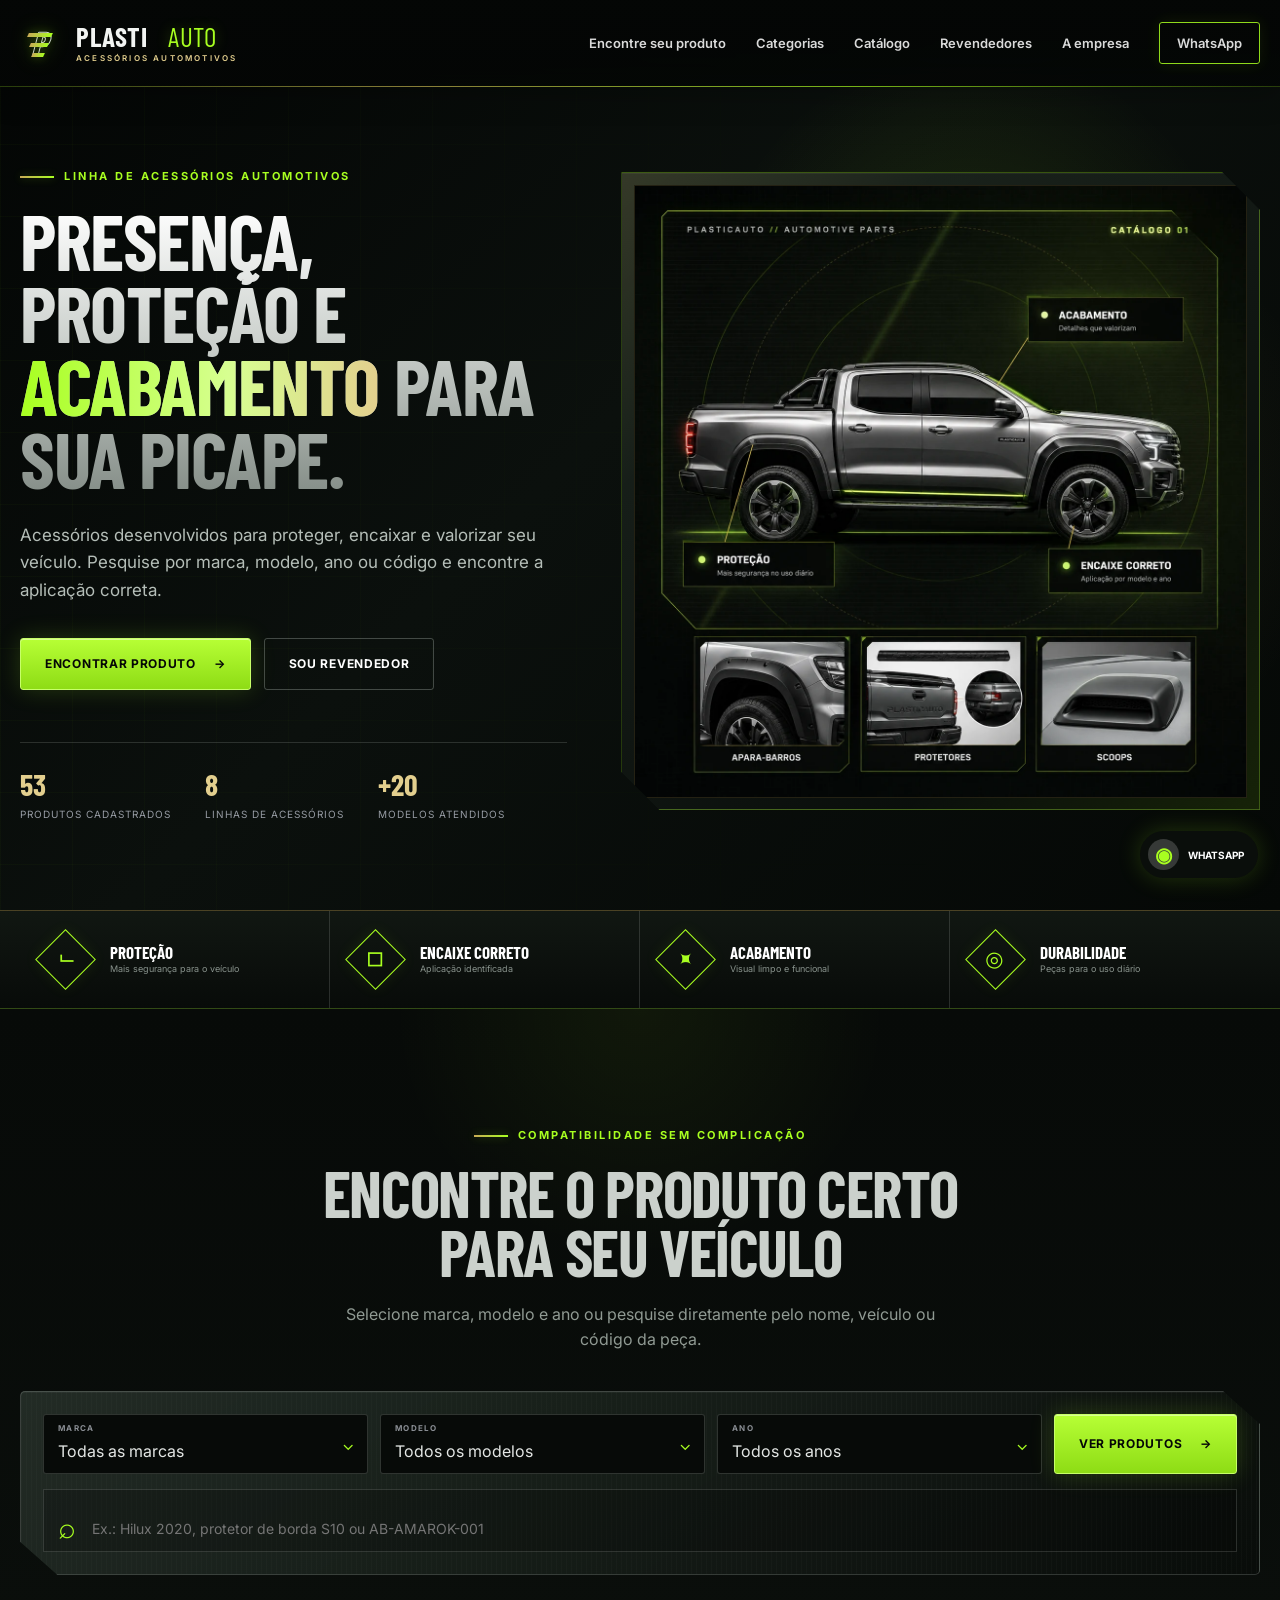
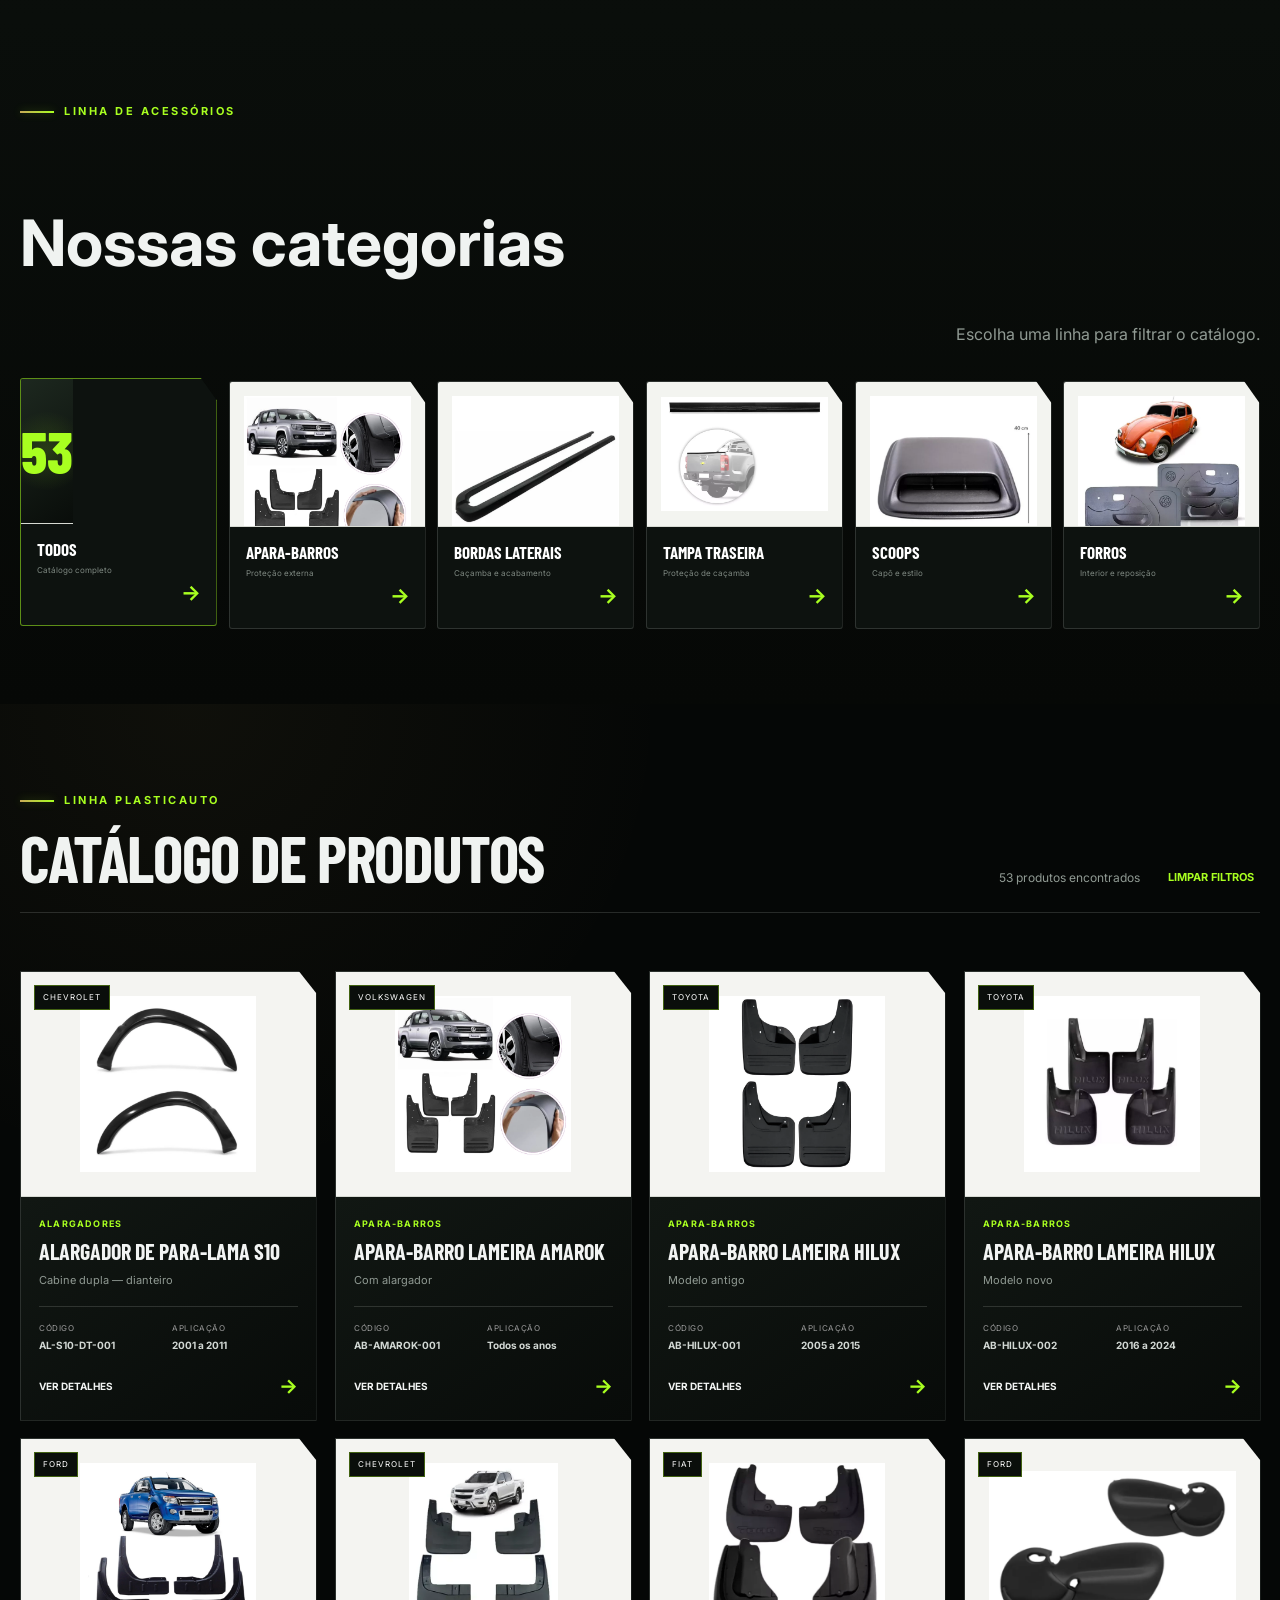
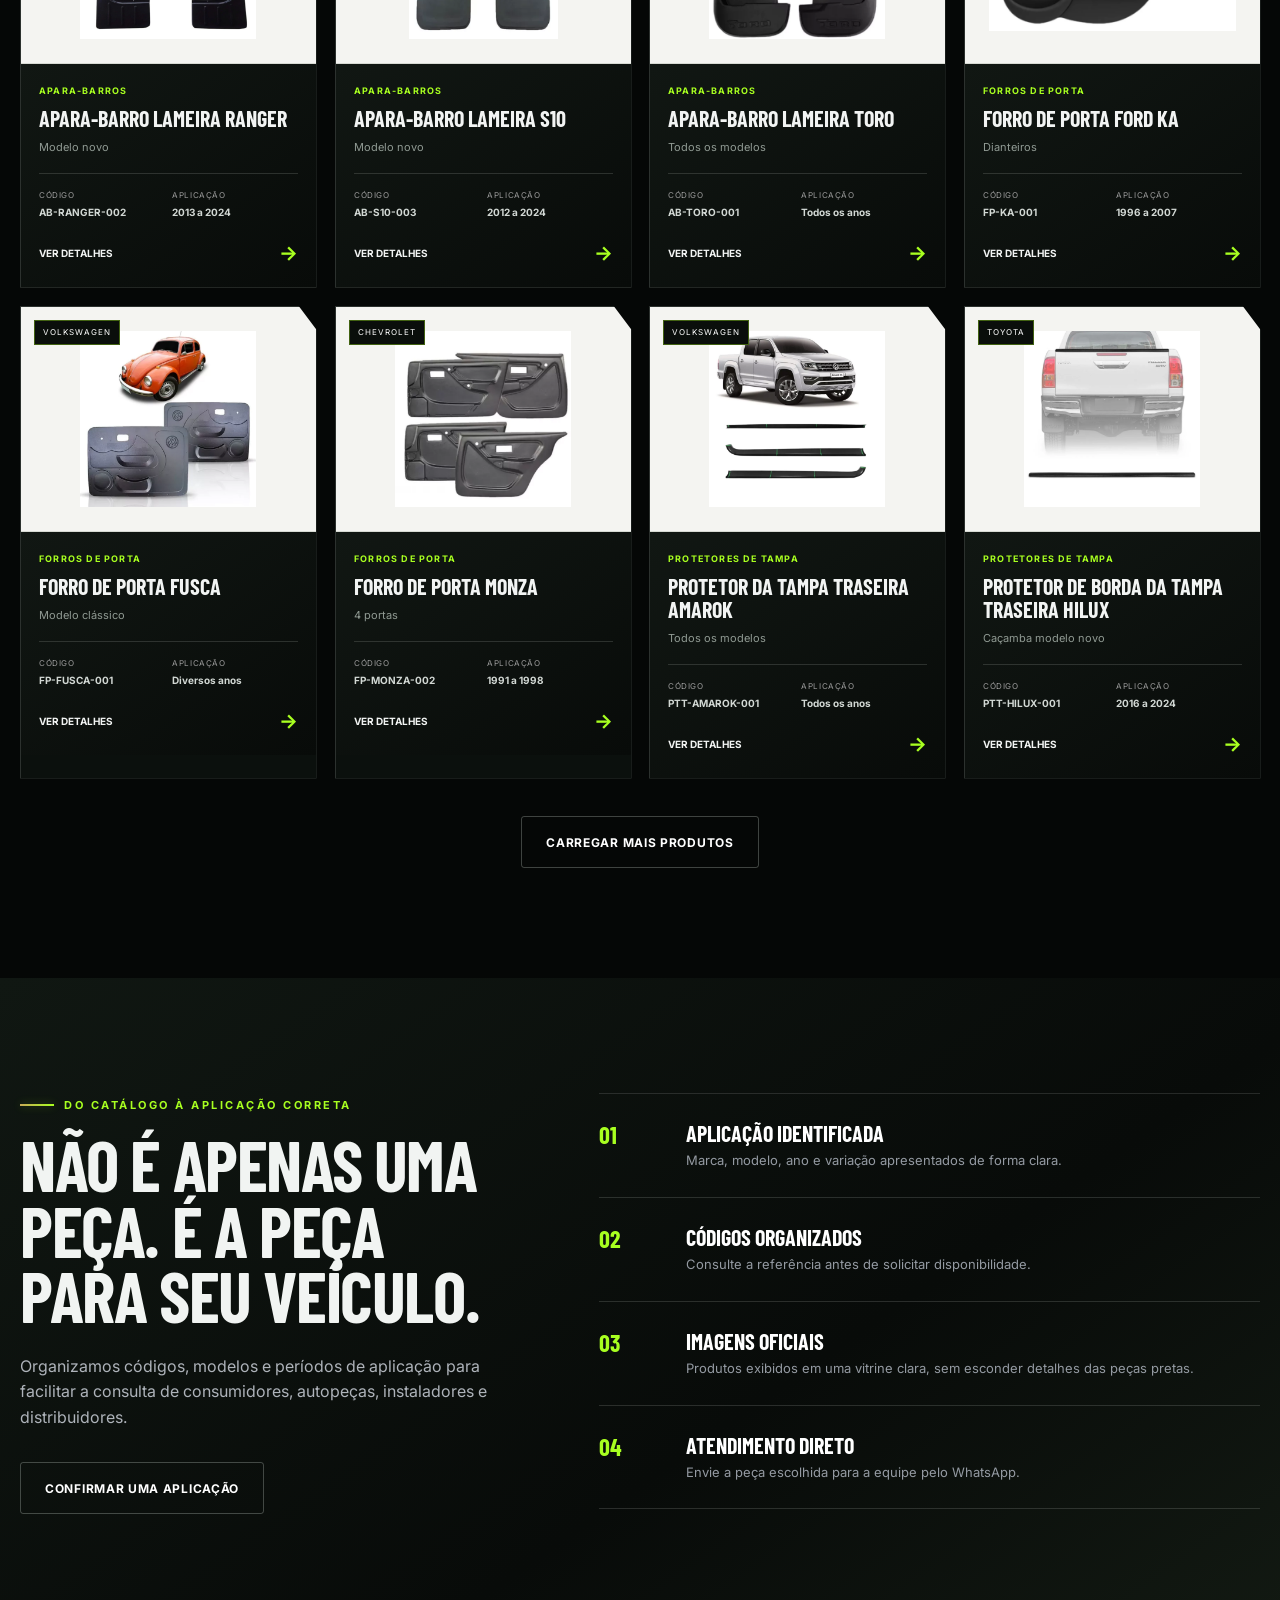
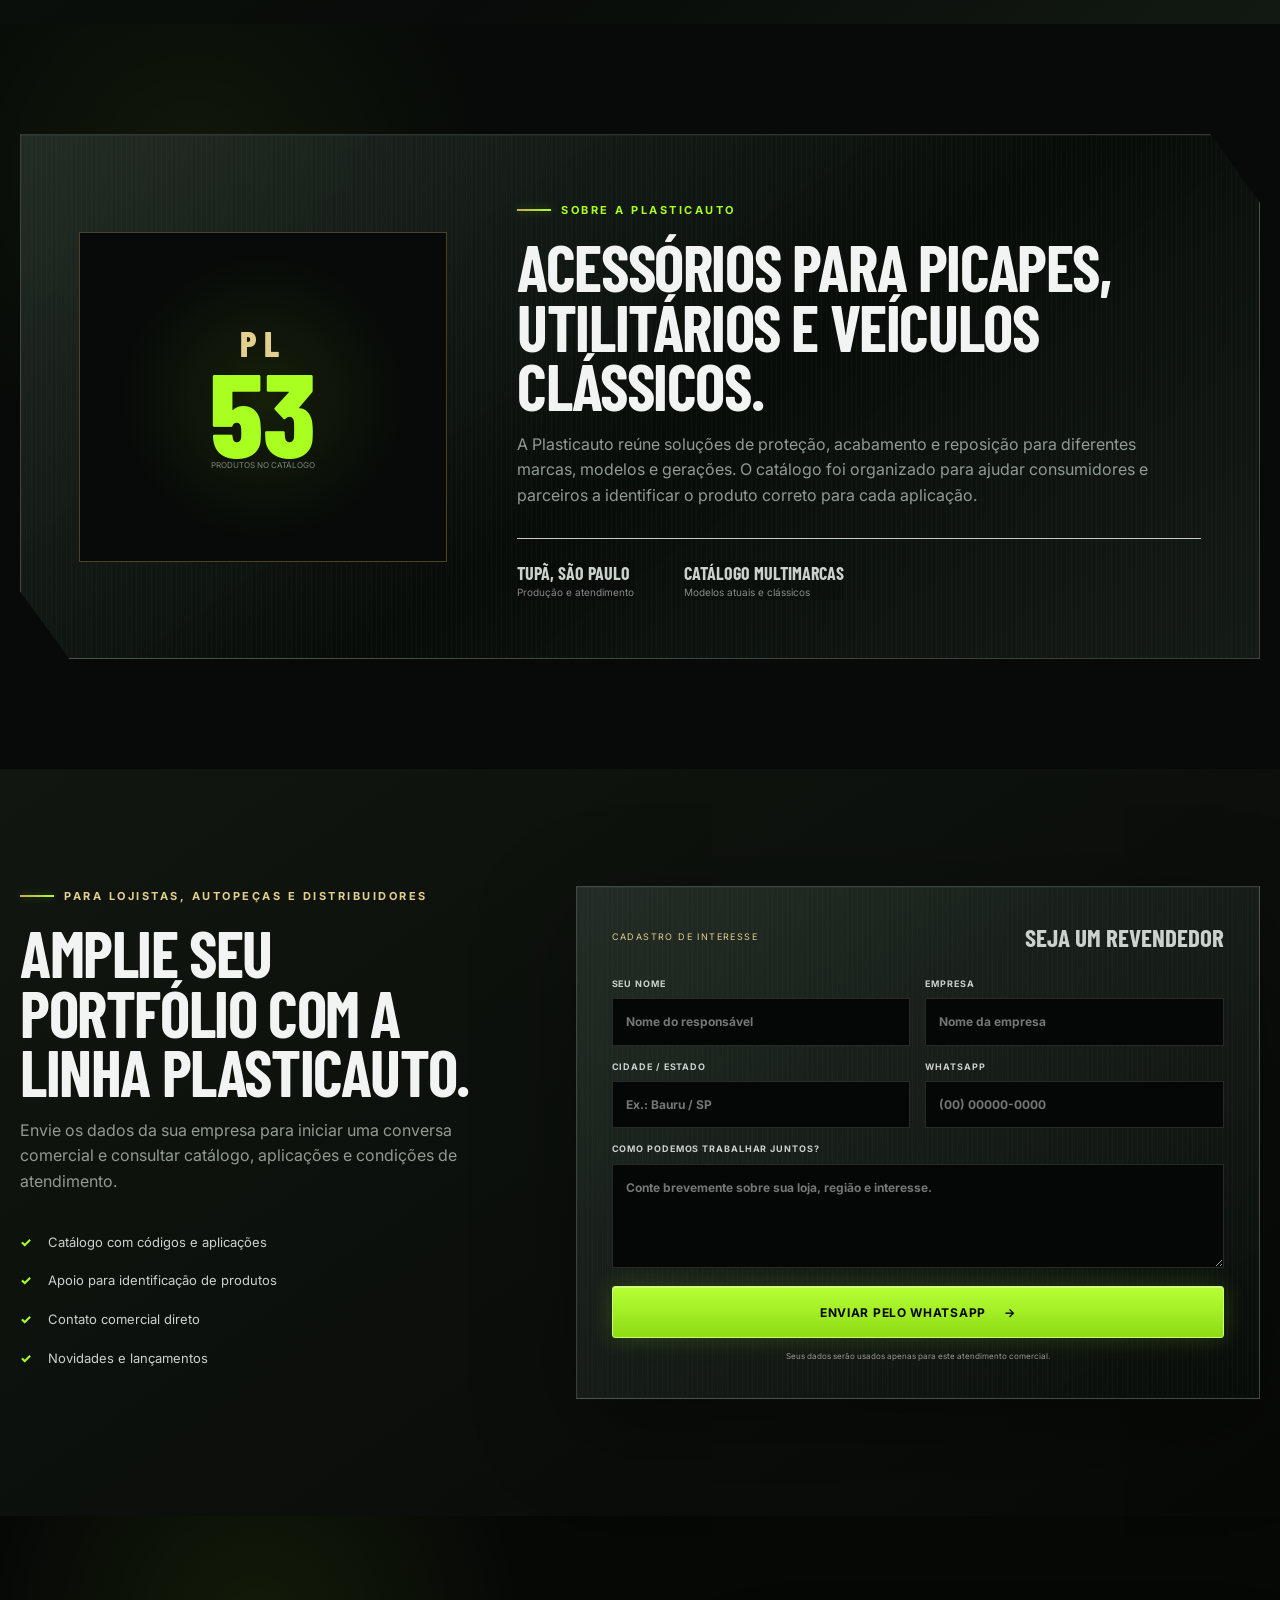
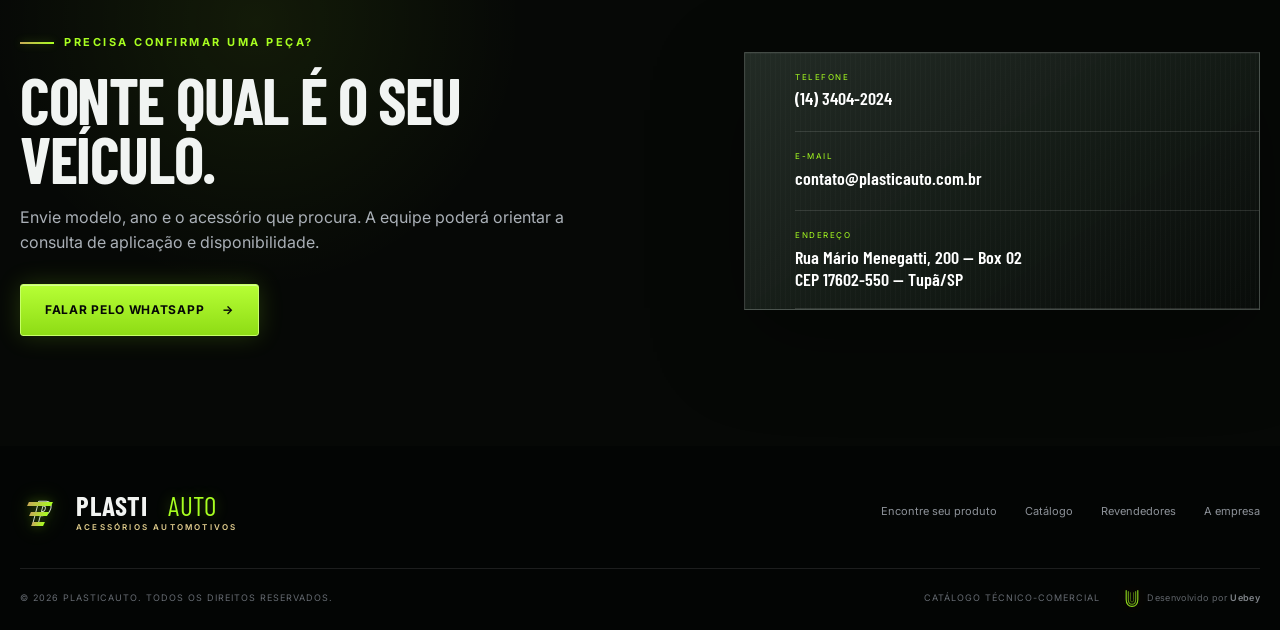
<file: index.html>
<!doctype html>
<html lang="pt-BR">
<head>
  <meta charset="utf-8">
  <meta name="viewport" content="width=device-width, initial-scale=1">
  <title>Plasticauto | Acessórios para picapes e utilitários</title>
  <meta name="description" content="Encontre acessórios Plasticauto por marca, modelo, ano, categoria ou código. Proteção, encaixe e acabamento para picapes e utilitários.">
  <meta name="theme-color" content="#070a08">
  <meta property="og:title" content="Plasticauto | Acessórios automotivos">
  <meta property="og:description" content="Presença, proteção e acabamento para sua picape.">
  <meta property="og:type" content="website">
  <meta property="og:image" content="assets/images/hero/catalogo-picape-neon.webp">
  <link rel="preconnect" href="https://fonts.googleapis.com">
  <link rel="preconnect" href="https://fonts.gstatic.com" crossorigin>
  <link href="https://fonts.googleapis.com/css2?family=Barlow+Condensed:wght@600;700;800&family=Inter:wght@400;500;600;700&display=swap" rel="stylesheet">
  <link rel="stylesheet" href="assets/css/styles.css?v=images-20260802">
  <link rel="stylesheet" href="assets/css/neon-metal.css?v=20260802-hero-picape">
  <link rel="stylesheet" href="assets/css/hero-picape.css?v=20260802">
  <script type="application/ld+json">
  {"@context":"https://schema.org","@type":"Organization","name":"Plasticauto","url":"https://plasticauto.com.br/","email":"contato@plasticauto.com.br","telephone":"+55 14 3404-2024","address":{"@type":"PostalAddress","streetAddress":"Rua Mário Menegatti, 200, Box 02","addressLocality":"Tupã","addressRegion":"SP","postalCode":"17602-550","addressCountry":"BR"}}
  </script>
</head>
<body>
  <a class="skip-link" href="#conteudo">Ir para o conteúdo</a>

  <header class="site-header" id="topo">
    <div class="container header-inner">
      <a class="brand" href="#topo" aria-label="Plasticauto — início">
        <span class="brand-emblem" aria-hidden="true"><i></i><i></i><i></i></span>
        <span class="brand-text"><strong>PLASTI</strong><em>AUTO</em><small>Acessórios automotivos</small></span>
      </a>
      <button class="menu-toggle" aria-expanded="false" aria-controls="main-nav" aria-label="Abrir menu"><span></span><span></span><span></span></button>
      <nav class="main-nav" id="main-nav" aria-label="Navegação principal">
        <a href="#encontre">Encontre seu produto</a>
        <a href="#categorias">Categorias</a>
        <a href="#catalogo">Catálogo</a>
        <a href="#revendedores">Revendedores</a>
        <a href="#empresa">A empresa</a>
        <a class="nav-cta whatsapp-link" data-message="Olá! Gostaria de informações sobre os produtos Plasticauto.">WhatsApp</a>
      </nav>
    </div>
  </header>

  <main id="conteudo">
    <section class="hero">
      <div class="hero-grid container">
        <div class="hero-copy reveal">
          <span class="eyebrow">Linha de acessórios automotivos</span>
          <h1>Presença, proteção e <span>acabamento</span> para sua picape.</h1>
          <p>Acessórios desenvolvidos para proteger, encaixar e valorizar seu veículo. Pesquise por marca, modelo, ano ou código e encontre a aplicação correta.</p>
          <div class="hero-actions">
            <a class="btn btn-primary" href="#encontre">Encontrar produto <span>→</span></a>
            <a class="btn btn-ghost" href="#revendedores">Sou revendedor</a>
          </div>
          <div class="hero-proof" aria-label="Destaques do catálogo">
            <div><strong>53</strong><span>produtos cadastrados</span></div>
            <div><strong>8</strong><span>linhas de acessórios</span></div>
            <div><strong>+20</strong><span>modelos atendidos</span></div>
          </div>
        </div>
        <div class="hero-visual reveal">
          <figure class="hero-art-frame">
            <picture>
              <source srcset="assets/images/hero/catalogo-picape-neon.webp" type="image/webp">
              <img src="assets/images/hero/catalogo-picape-neon-original.png" alt="Painel Plasticauto com picape moderna, proteção, acabamento, encaixe correto e linhas de acessórios" class="hero-art-image" loading="eager" fetchpriority="high" decoding="async" width="1254" height="1254">
            </picture>
          </figure>
        </div>
      </div>
    </section>

    <section class="benefit-ribbon" aria-label="Diferenciais Plasticauto">
      <div class="container benefit-ribbon-grid">
        <article><span class="line-icon">✓</span><div><strong>Proteção</strong><small>Mais segurança para o veículo</small></div></article>
        <article><span class="line-icon">◇</span><div><strong>Encaixe correto</strong><small>Aplicação identificada</small></div></article>
        <article><span class="line-icon">✦</span><div><strong>Acabamento</strong><small>Visual limpo e funcional</small></div></article>
        <article><span class="line-icon">◎</span><div><strong>Durabilidade</strong><small>Peças para o uso diário</small></div></article>
      </div>
    </section>

    <section class="finder section" id="encontre">
      <div class="container">
        <div class="section-heading centered reveal">
          <span class="eyebrow">Compatibilidade sem complicação</span>
          <h2>Encontre o produto certo para seu veículo</h2>
          <p>Selecione marca, modelo e ano ou pesquise diretamente pelo nome, veículo ou código da peça.</p>
        </div>
        <div class="finder-panel metal-panel reveal">
          <div class="finder-field"><label for="brandFilter">Marca</label><select id="brandFilter"><option value="">Todas as marcas</option></select></div>
          <div class="finder-field"><label for="modelFilter">Modelo</label><select id="modelFilter" disabled><option value="">Todos os modelos</option></select></div>
          <div class="finder-field"><label for="yearFilter">Ano</label><select id="yearFilter"><option value="">Todos os anos</option></select></div>
          <button class="btn btn-primary finder-button" id="findButton">Ver produtos <span>→</span></button>
          <div class="finder-search"><span aria-hidden="true">⌕</span><label class="sr-only" for="searchInput">Buscar produto</label><input id="searchInput" type="search" placeholder="Ex.: Hilux 2020, protetor de borda S10 ou AB-AMAROK-001"></div>
        </div>
      </div>
    </section>

    <section class="categories section-sm" id="categorias">
      <div class="container">
        <div class="section-kicker-row reveal"><div><span class="eyebrow">Linha de acessórios</span><h2>Nossas categorias</h2></div><p>Escolha uma linha para filtrar o catálogo.</p></div>
        <div class="category-grid reveal" id="categoryGrid">
          <button class="category-card active" data-category="all"><span class="category-media category-all"><i>53</i></span><span class="category-copy"><strong>Todos</strong><small>Catálogo completo</small></span><b>→</b></button>
          <button class="category-card" data-category="apara-barro"><span class="category-media"><img src="assets/images/produtos/ab-amarok-001/principal.webp" alt="" loading="lazy"></span><span class="category-copy"><strong>Apara-barros</strong><small>Proteção externa</small></span><b>→</b></button>
          <button class="category-card" data-category="borda-lateral"><span class="category-media"><img src="assets/images/produtos/pbl-hilux-002/principal.webp" alt="" loading="lazy"></span><span class="category-copy"><strong>Bordas laterais</strong><small>Caçamba e acabamento</small></span><b>→</b></button>
          <button class="category-card" data-category="tampa-traseira"><span class="category-media"><img src="assets/images/produtos/ptt-s10-001/principal.webp" alt="" loading="lazy"></span><span class="category-copy"><strong>Tampa traseira</strong><small>Proteção de caçamba</small></span><b>→</b></button>
          <button class="category-card" data-category="scoop"><span class="category-media"><img src="assets/images/produtos/sc-hilux-001/principal.webp" alt="" loading="lazy"></span><span class="category-copy"><strong>Scoops</strong><small>Capô e estilo</small></span><b>→</b></button>
          <button class="category-card" data-category="forro-porta"><span class="category-media"><img src="assets/images/produtos/fp-fusca-001/principal.webp" alt="" loading="lazy"></span><span class="category-copy"><strong>Forros</strong><small>Interior e reposição</small></span><b>→</b></button>
        </div>
      </div>
    </section>

    <section class="catalog section" id="catalogo">
      <div class="container">
        <div class="catalog-head reveal">
          <div><span class="eyebrow">Linha Plasticauto</span><h2>Catálogo de produtos</h2></div>
          <div class="catalog-meta"><span id="resultCount">Carregando produtos…</span><button id="clearFilters" class="text-button">Limpar filtros</button></div>
        </div>
        <div class="active-filters" id="activeFilters" aria-live="polite"></div>
        <div class="product-grid" id="productGrid" aria-live="polite"></div>
        <div class="catalog-empty" id="catalogEmpty" hidden><span>!</span><h3>Nenhum produto encontrado</h3><p>Tente remover algum filtro ou fale com nossa equipe para confirmar a aplicação.</p><button class="btn btn-ghost" id="emptyReset">Ver catálogo completo</button></div>
        <div class="catalog-more"><button class="btn btn-outline" id="loadMore">Carregar mais produtos</button></div>
      </div>
    </section>

    <section class="why section">
      <div class="container why-grid">
        <div class="why-copy reveal">
          <span class="eyebrow">Do catálogo à aplicação correta</span>
          <h2>Não é apenas uma peça. É a peça para seu veículo.</h2>
          <p>Organizamos códigos, modelos e períodos de aplicação para facilitar a consulta de consumidores, autopeças, instaladores e distribuidores.</p>
          <a class="btn btn-outline" href="#contato">Confirmar uma aplicação</a>
        </div>
        <div class="benefit-list reveal">
          <article><span>01</span><div><h3>Aplicação identificada</h3><p>Marca, modelo, ano e variação apresentados de forma clara.</p></div></article>
          <article><span>02</span><div><h3>Códigos organizados</h3><p>Consulte a referência antes de solicitar disponibilidade.</p></div></article>
          <article><span>03</span><div><h3>Imagens oficiais</h3><p>Produtos exibidos em uma vitrine clara, sem esconder detalhes das peças pretas.</p></div></article>
          <article><span>04</span><div><h3>Atendimento direto</h3><p>Envie a peça escolhida para a equipe pelo WhatsApp.</p></div></article>
        </div>
      </div>
    </section>

    <section class="company section" id="empresa">
      <div class="container company-panel metal-panel">
        <div class="company-visual reveal" aria-hidden="true"><span>PL</span><strong>53</strong><small>produtos no catálogo</small></div>
        <div class="company-copy reveal"><span class="eyebrow">Sobre a Plasticauto</span><h2>Acessórios para picapes, utilitários e veículos clássicos.</h2><p>A Plasticauto reúne soluções de proteção, acabamento e reposição para diferentes marcas, modelos e gerações. O catálogo foi organizado para ajudar consumidores e parceiros a identificar o produto correto para cada aplicação.</p><div class="company-data"><div><strong>Tupã, São Paulo</strong><span>Produção e atendimento</span></div><div><strong>Catálogo multimarcas</strong><span>Modelos atuais e clássicos</span></div></div></div>
      </div>
    </section>

    <section class="reseller section" id="revendedores">
      <div class="container reseller-grid">
        <div class="reseller-copy reveal">
          <span class="eyebrow gold">Para lojistas, autopeças e distribuidores</span>
          <h2>Amplie seu portfólio com a linha Plasticauto.</h2>
          <p>Envie os dados da sua empresa para iniciar uma conversa comercial e consultar catálogo, aplicações e condições de atendimento.</p>
          <ul class="check-list"><li>Catálogo com códigos e aplicações</li><li>Apoio para identificação de produtos</li><li>Contato comercial direto</li><li>Novidades e lançamentos</li></ul>
        </div>
        <form class="reseller-form metal-panel reveal" id="resellerForm">
          <div class="form-head"><span>Cadastro de interesse</span><strong>Seja um revendedor</strong></div>
          <div class="form-row"><label>Seu nome<input name="nome" required placeholder="Nome do responsável"></label><label>Empresa<input name="empresa" required placeholder="Nome da empresa"></label></div>
          <div class="form-row"><label>Cidade / Estado<input name="local" required placeholder="Ex.: Bauru / SP"></label><label>WhatsApp<input name="telefone" required placeholder="(00) 00000-0000"></label></div>
          <label>Como podemos trabalhar juntos?<textarea name="mensagem" rows="4" placeholder="Conte brevemente sobre sua loja, região e interesse."></textarea></label>
          <button class="btn btn-primary" type="submit">Enviar pelo WhatsApp <span>→</span></button>
          <small>Seus dados serão usados apenas para este atendimento comercial.</small>
        </form>
      </div>
    </section>

    <section class="contact section" id="contato">
      <div class="container contact-grid">
        <div class="contact-copy reveal"><span class="eyebrow">Precisa confirmar uma peça?</span><h2>Conte qual é o seu veículo.</h2><p>Envie modelo, ano e o acessório que procura. A equipe poderá orientar a consulta de aplicação e disponibilidade.</p><a class="btn btn-primary whatsapp-link" data-message="Olá! Gostaria de verificar um produto Plasticauto para meu veículo.">Falar pelo WhatsApp <span>→</span></a></div>
        <address class="contact-card metal-panel reveal"><div><span>Telefone</span><a href="tel:+551434042024">(14) 3404-2024</a></div><div><span>E-mail</span><a href="mailto:contato@plasticauto.com.br">contato@plasticauto.com.br</a></div><div><span>Endereço</span><p>Rua Mário Menegatti, 200 — Box 02<br>CEP 17602-550 — Tupã/SP</p></div></address>
      </div>
    </section>
  </main>

  <footer class="site-footer">
    <div class="container footer-top">
      <a class="brand footer-brand" href="#topo"><span class="brand-emblem" aria-hidden="true"><i></i><i></i><i></i></span><span class="brand-text"><strong>PLASTI</strong><em>AUTO</em><small>Acessórios automotivos</small></span></a>
      <div class="footer-links"><a href="#encontre">Encontre seu produto</a><a href="#catalogo">Catálogo</a><a href="#revendedores">Revendedores</a><a href="#empresa">A empresa</a></div>
    </div>
    <div class="container footer-bottom"><span>© 2026 Plasticauto. Todos os direitos reservados.</span><span>Catálogo técnico-comercial</span><a class="uebey-credit" href="https://uebey.com" target="_blank" rel="noopener noreferrer" aria-label="Desenvolvido por Uebey"><span class="uebey-credit__icon" aria-hidden="true"><svg viewBox="0 0 30 36" fill="none" xmlns="http://www.w3.org/2000/svg"><path d="M4 3v17c0 8 4.6 13 11 13s11-5 11-13V3" stroke="currentColor" stroke-width="2.2" stroke-linecap="round"/><path d="M8 5v15c0 5.5 2.9 9 7 9s7-3.5 7-9V5" stroke="currentColor" stroke-width="2" stroke-linecap="round" opacity=".76"/><path d="M12 7v13c0 2.8 1.2 4.7 3 4.7s3-1.9 3-4.7V7" stroke="currentColor" stroke-width="1.8" stroke-linecap="round" opacity=".52"/></svg></span><span>Desenvolvido por <strong>Uebey</strong></span></a></div>
  </footer>

  <a class="floating-whatsapp whatsapp-link" data-message="Olá! Gostaria de informações sobre os produtos Plasticauto." aria-label="Falar com a Plasticauto pelo WhatsApp"><span>◉</span><b>WhatsApp</b></a>
  <script src="assets/js/app.js?v=images-20260802" defer></script>
</body>
</html>
</file>
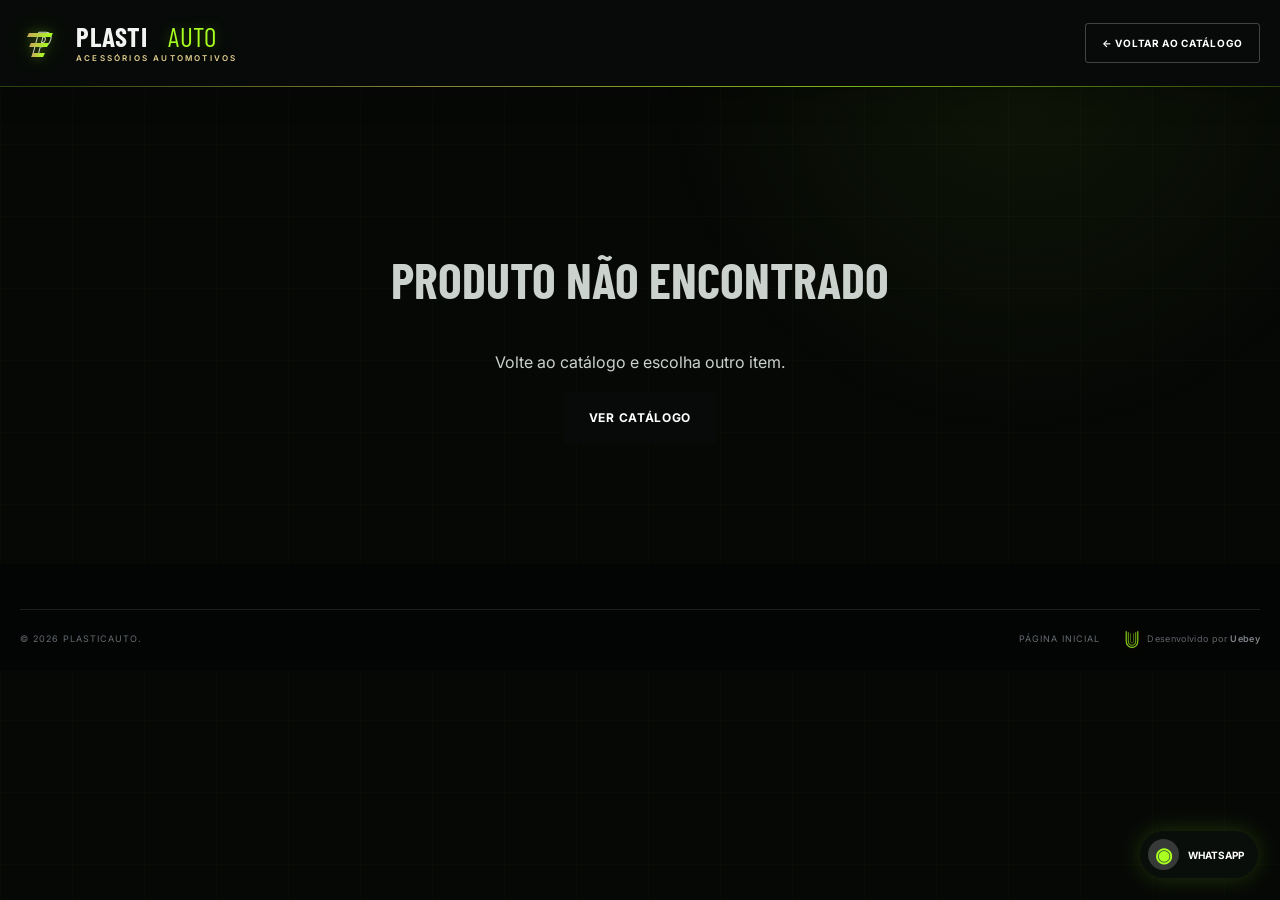
<file: produto.html>
<!doctype html>
<html lang="pt-BR">
<head>
  <meta charset="utf-8">
  <meta name="viewport" content="width=device-width, initial-scale=1">
  <title>Produto | Plasticauto</title>
  <meta name="description" content="Consulte aplicação, código e detalhes do produto Plasticauto.">
  <meta name="theme-color" content="#070a08">
  <link rel="preconnect" href="https://fonts.googleapis.com">
  <link rel="preconnect" href="https://fonts.gstatic.com" crossorigin>
  <link href="https://fonts.googleapis.com/css2?family=Barlow+Condensed:wght@600;700;800&family=Inter:wght@400;500;600;700&display=swap" rel="stylesheet">
  <link rel="stylesheet" href="assets/css/styles.css?v=images-20260802">
  <link rel="stylesheet" href="assets/css/neon-metal.css?v=20260802-hero-picape">
</head>
<body class="product-page">
  <header class="site-header solid">
    <div class="container header-inner">
      <a class="brand" href="index.html" aria-label="Plasticauto — página inicial"><span class="brand-emblem" aria-hidden="true"><i></i><i></i><i></i></span><span class="brand-text"><strong>PLASTI</strong><em>AUTO</em><small>Acessórios automotivos</small></span></a>
      <a class="btn btn-small btn-ghost" href="index.html#catalogo">← Voltar ao catálogo</a>
    </div>
  </header>
  <main id="productMain"><div class="product-loading">Carregando produto…</div></main>
  <footer class="site-footer"><div class="container footer-bottom"><span>© 2026 Plasticauto.</span><a href="index.html">Página inicial</a><a class="uebey-credit" href="https://uebey.com" target="_blank" rel="noopener noreferrer" aria-label="Desenvolvido por Uebey"><span class="uebey-credit__icon" aria-hidden="true"><svg viewBox="0 0 30 36" fill="none" xmlns="http://www.w3.org/2000/svg"><path d="M4 3v17c0 8 4.6 13 11 13s11-5 11-13V3" stroke="currentColor" stroke-width="2.2" stroke-linecap="round"/><path d="M8 5v15c0 5.5 2.9 9 7 9s7-3.5 7-9V5" stroke="currentColor" stroke-width="2" stroke-linecap="round" opacity=".76"/><path d="M12 7v13c0 2.8 1.2 4.7 3 4.7s3-1.9 3-4.7V7" stroke="currentColor" stroke-width="1.8" stroke-linecap="round" opacity=".52"/></svg></span><span>Desenvolvido por <strong>Uebey</strong></span></a></div></footer>
  <a class="floating-whatsapp whatsapp-link" data-message="Olá! Gostaria de informações sobre um produto Plasticauto." aria-label="Falar pelo WhatsApp"><span>◉</span><b>WhatsApp</b></a>
  <script src="assets/js/app.js?v=images-20260802" defer></script>
</body>
</html>
</file>
<file: assets/css/styles.css>
:root{--ink:#14171b;--ink-2:#20242a;--paper:#f4f3ef;--white:#fff;--muted:#6b7179;--line:#d9d9d4;--orange:#ff5a1f;--orange-dark:#dd3e08;--lime:#c8ff33;--max:1200px;--shadow:0 24px 80px rgba(15,18,22,.12)}
*{box-sizing:border-box}html{scroll-behavior:smooth}body{margin:0;font-family:Inter,Arial,sans-serif;color:var(--ink);background:var(--paper);line-height:1.6}body.menu-open{overflow:hidden}a{color:inherit;text-decoration:none}button,input,select,textarea{font:inherit}button{cursor:pointer}.container{width:min(var(--max),calc(100% - 40px));margin-inline:auto}.section{padding:110px 0}.section-sm{padding:75px 0}.dark-section{color:#fff;background:var(--ink)}.skip-link{position:absolute;left:-9999px;top:10px;z-index:999;background:#fff;padding:10px}.skip-link:focus{left:10px}.sr-only{position:absolute;width:1px;height:1px;padding:0;margin:-1px;overflow:hidden;clip:rect(0,0,0,0);white-space:nowrap;border:0}
.site-header{position:absolute;top:0;left:0;width:100%;z-index:20;color:#fff;border-bottom:1px solid rgba(255,255,255,.14)}.site-header.solid{position:relative;background:var(--ink)}.header-inner{height:86px;display:flex;align-items:center;justify-content:space-between}.brand{display:flex;align-items:center;gap:12px}.brand-mark{position:relative;width:38px;height:38px;display:grid;grid-template-columns:repeat(3,1fr);gap:3px;transform:skew(-12deg)}.brand-mark span{background:var(--orange);border-radius:1px}.brand-mark span:nth-child(2){margin-top:7px}.brand-mark span:nth-child(3){margin-top:14px}.brand-text{display:grid;grid-template-columns:auto auto;line-height:.9;font-family:"Barlow Condensed",sans-serif;font-size:24px;letter-spacing:.6px}.brand-text strong{color:#fff}.brand-text em{font-style:normal;color:var(--orange)}.brand-text small{grid-column:1/-1;margin-top:6px;font:600 8px/1 Inter,sans-serif;letter-spacing:2.2px;text-transform:uppercase;color:#aeb2b7}.main-nav{display:flex;align-items:center;gap:30px;font-size:13px;font-weight:600}.main-nav a{opacity:.85;transition:.2s}.main-nav a:hover{opacity:1;color:var(--orange)}.main-nav .nav-cta{border:1px solid rgba(255,255,255,.35);padding:10px 17px;border-radius:3px}.menu-toggle{display:none;background:none;border:0;padding:8px}.menu-toggle span{display:block;width:26px;height:2px;background:#fff;margin:5px}
.hero{position:relative;min-height:850px;padding:160px 0 90px;color:#fff;background:radial-gradient(circle at 78% 42%,#313741 0,#20242a 28%,#14171b 67%);overflow:hidden}.hero:before{content:"";position:absolute;inset:0;background:linear-gradient(90deg,rgba(255,255,255,.025) 1px,transparent 1px),linear-gradient(rgba(255,255,255,.025) 1px,transparent 1px);background-size:80px 80px;mask-image:linear-gradient(to right,#000,transparent 78%)}.hero-grid{position:relative;display:grid;grid-template-columns:1fr 1.1fr;align-items:center;gap:45px;z-index:2}.eyebrow{display:inline-flex;align-items:center;gap:10px;margin-bottom:18px;font-size:11px;font-weight:700;letter-spacing:2.5px;text-transform:uppercase;color:var(--orange)}.eyebrow:before{content:"";width:34px;height:2px;background:currentColor}.eyebrow.dark{color:var(--orange)}.hero h1,.section-heading h2,.catalog-head h2,.why h2,.reseller h2,.company h2,.contact h2,.product-title{font-family:"Barlow Condensed",sans-serif;text-transform:uppercase;line-height:.93;letter-spacing:-1.4px;margin:0}.hero h1{font-size:clamp(58px,6.2vw,92px);max-width:750px}.hero h1 span{color:var(--orange)}.hero-copy>p{max-width:600px;font-size:17px;color:#c6c9ce;margin:28px 0 34px}.hero-actions{display:flex;gap:13px;flex-wrap:wrap}.btn{display:inline-flex;align-items:center;justify-content:center;gap:18px;min-height:52px;padding:0 24px;border:1px solid transparent;border-radius:3px;font-size:12px;font-weight:700;letter-spacing:.7px;text-transform:uppercase;transition:transform .2s,background .2s,border .2s}.btn:hover{transform:translateY(-2px)}.btn-primary{background:var(--orange);color:#fff}.btn-primary:hover{background:var(--orange-dark)}.btn-ghost{color:#fff;border-color:rgba(255,255,255,.32);background:transparent}.btn-light{background:#fff;color:var(--ink)}.btn-dark{background:var(--ink);color:#fff}.btn-outline{background:transparent;border-color:#aeb0ad}.btn-small{min-height:40px;padding:0 16px;font-size:10px}.hero-proof{display:flex;gap:34px;margin-top:52px;padding-top:26px;border-top:1px solid rgba(255,255,255,.14);max-width:570px}.hero-proof div{display:grid}.hero-proof strong{font:700 30px/1 "Barlow Condensed",sans-serif;color:#fff}.hero-proof span{font-size:10px;color:#969ba3;text-transform:uppercase;letter-spacing:1px;margin-top:7px}.hero-visual{position:relative;min-height:530px}.industrial-grid{position:absolute;inset:0;background:radial-gradient(circle at center,rgba(255,90,31,.12),transparent 60%)}.vehicle-card{position:absolute;left:2%;right:0;top:40px;height:410px;border:1px solid rgba(255,255,255,.12);background:linear-gradient(145deg,rgba(255,255,255,.05),rgba(255,255,255,.01));box-shadow:0 40px 100px rgba(0,0,0,.38);overflow:hidden}.vehicle-card:before{content:"";position:absolute;width:320px;height:320px;border:1px solid rgba(255,255,255,.09);border-radius:50%;right:-65px;top:-70px}.vehicle-topline{display:flex;justify-content:space-between;padding:18px 22px;font:600 9px Inter,sans-serif;letter-spacing:2px;color:#777e87}.vehicle-topline b{color:var(--orange)}.truck{position:absolute;width:106%;left:-6%;bottom:35px;filter:drop-shadow(0 30px 20px rgba(0,0,0,.4))}.part-tag{position:absolute;display:flex;align-items:center;gap:8px;padding:7px 9px 7px 7px;background:rgba(15,18,22,.86);border:1px solid rgba(255,255,255,.16);backdrop-filter:blur(8px);font-size:9px;text-transform:uppercase;letter-spacing:.7px}.part-tag i{width:6px;height:6px;border-radius:50%;background:var(--orange);box-shadow:0 0 0 5px rgba(255,90,31,.16)}.tag-one{left:30px;bottom:68px}.tag-two{right:28px;bottom:84px}.tag-three{right:32px;top:110px}.hero-stamp{position:absolute;right:-5px;bottom:18px;width:105px;height:105px;border-radius:50%;background:var(--orange);display:flex;flex-direction:column;align-items:center;justify-content:center;transform:rotate(8deg);box-shadow:0 15px 35px rgba(255,90,31,.25)}.hero-stamp span,.hero-stamp small{font-size:8px;text-transform:uppercase;letter-spacing:1.4px}.hero-stamp strong{font:800 32px/1 "Barlow Condensed",sans-serif}.hero-ticker{position:absolute;bottom:0;left:0;width:100%;height:45px;background:var(--orange);color:#fff;display:flex;align-items:center;overflow:hidden;white-space:nowrap;transform:rotate(-1deg) scale(1.02);transform-origin:center}.hero-ticker div{font:700 17px "Barlow Condensed",sans-serif;letter-spacing:2px;word-spacing:22px;animation:ticker 28s linear infinite}.hero-ticker b{color:#222}@keyframes ticker{to{transform:translateX(-50%)}}
.section-heading.centered{text-align:center;max-width:720px;margin:0 auto 38px}.section-heading .eyebrow{justify-content:center}.section-heading h2,.catalog-head h2,.reseller h2,.company h2,.contact h2{font-size:clamp(46px,5vw,66px)}.section-heading p{color:var(--muted);max-width:620px;margin:20px auto 0}.finder{padding-bottom:45px}.finder-panel{display:grid;grid-template-columns:1fr 1fr 1fr auto;gap:12px;padding:22px;background:#fff;box-shadow:var(--shadow);border-radius:5px}.finder-field{position:relative}.finder-field label{position:absolute;left:15px;top:8px;font-size:8px;font-weight:700;letter-spacing:1.3px;text-transform:uppercase;color:#8a8e94;z-index:1}.finder-field select{width:100%;height:60px;border:1px solid #dededa;border-radius:3px;padding:20px 38px 5px 14px;background:#fafaf8;color:var(--ink);appearance:none}.finder-field:after{content:"⌄";position:absolute;right:14px;top:18px;color:#777}.finder-field select:disabled{opacity:.55}.finder-button{height:60px}.finder-search{grid-column:1/-1;display:flex;align-items:center;border-top:1px solid #eee;padding-top:16px;margin-top:3px}.finder-search span{font:30px/1 sans-serif;color:var(--orange);margin:0 14px}.finder-search input{width:100%;height:45px;border:0;outline:0;background:transparent;font-size:14px}.category-grid{display:grid;grid-template-columns:repeat(6,1fr);gap:10px}.category-card{min-height:142px;text-align:left;padding:18px;border:1px solid var(--line);background:transparent;display:flex;flex-direction:column;transition:.2s;border-radius:3px}.category-card:hover,.category-card.active{background:var(--ink);color:#fff;border-color:var(--ink);transform:translateY(-3px)}.category-icon{font:800 26px "Barlow Condensed",sans-serif;color:var(--orange);margin-bottom:auto}.category-card strong{font:700 14px "Barlow Condensed",sans-serif;text-transform:uppercase}.category-card small{font-size:9px;color:#85898e;margin-top:4px}.catalog{padding-top:80px;background:#fff}.catalog-head{display:flex;justify-content:space-between;align-items:end;border-bottom:1px solid var(--line);padding-bottom:24px}.catalog-meta{display:flex;align-items:center;gap:22px;font-size:12px;color:var(--muted)}.text-button{border:0;background:none;color:var(--orange);font-weight:700;font-size:11px;text-transform:uppercase}.active-filters{display:flex;gap:8px;flex-wrap:wrap;padding:16px 0;min-height:58px}.filter-chip{padding:6px 10px;border-radius:20px;background:#eee;font-size:10px}.product-grid{display:grid;grid-template-columns:repeat(4,1fr);gap:18px}.product-card{position:relative;border:1px solid #e1e2df;background:#fff;min-height:420px;display:flex;flex-direction:column;transition:.25s;overflow:hidden}.product-card:hover{transform:translateY(-5px);box-shadow:0 20px 45px rgba(22,25,29,.12);border-color:#c9c9c4}.product-visual{height:205px;position:relative;display:flex;align-items:center;justify-content:center;background:linear-gradient(145deg,#e7e7e3,#f7f7f4);overflow:hidden}.product-visual:before{content:"";position:absolute;width:170px;height:170px;border-radius:50%;border:1px solid rgba(20,23,27,.09)}.product-visual:after{content:"";position:absolute;width:260px;height:1px;background:rgba(20,23,27,.1);transform:rotate(-30deg)}.product-shape{position:relative;z-index:2;width:115px;height:72px;background:#24282e;box-shadow:inset -12px -12px 0 rgba(255,255,255,.04),0 18px 25px rgba(0,0,0,.18);border-radius:48% 10% 38% 12%;transform:skew(-9deg) rotate(-8deg)}.product-shape:after{content:"";position:absolute;right:-13px;bottom:7px;width:35px;height:11px;background:var(--orange);border-radius:10px}.shape-borda-lateral{width:155px;height:23px;border-radius:3px;transform:rotate(-9deg)}.shape-tampa-traseira{width:145px;height:48px;border-radius:3px 20px 3px 3px;transform:skew(-12deg)}.shape-scoop{width:112px;height:55px;border-radius:80% 80% 10% 10%;transform:none}.shape-forro-teto,.shape-forro-porta{width:110px;height:122px;border-radius:46% 12% 9% 33%;transform:rotate(6deg)}.shape-alargador{width:135px;height:85px;background:transparent;border:22px solid #24282e;border-bottom:0;border-radius:100px 100px 0 0;box-shadow:none;transform:none}.shape-diversos{width:115px;height:75px;border-radius:8px;transform:rotate(-4deg)}.product-badge{position:absolute;left:13px;top:13px;z-index:3;padding:5px 8px;background:var(--ink);color:#fff;font-size:8px;text-transform:uppercase;letter-spacing:1px}.product-badge.warning{background:#896d00}.product-body{padding:20px 18px 18px;display:flex;flex-direction:column;flex:1}.product-kicker{font-size:9px;letter-spacing:1.2px;text-transform:uppercase;color:var(--orange);font-weight:700}.product-card h3{font:700 22px/1.04 "Barlow Condensed",sans-serif;text-transform:uppercase;margin:9px 0}.product-variant{font-size:11px;color:var(--muted);margin-bottom:16px}.product-specs{display:grid;grid-template-columns:1fr 1fr;gap:8px;margin-top:auto;padding-top:15px;border-top:1px solid #eee}.product-specs span{display:grid;font-size:8px;color:#999;text-transform:uppercase;letter-spacing:.6px}.product-specs strong{margin-top:2px;color:var(--ink);font-size:10px;text-transform:none;letter-spacing:0}.product-link{display:flex;justify-content:space-between;align-items:center;margin-top:17px;font-size:10px;font-weight:700;text-transform:uppercase;color:var(--ink)}.product-link b{font-size:20px;color:var(--orange)}.catalog-more{text-align:center;margin-top:38px}.catalog-empty{text-align:center;padding:80px 20px}.catalog-empty>span{display:inline-grid;place-items:center;width:54px;height:54px;background:var(--orange);color:#fff;border-radius:50%;font-size:25px}.catalog-empty h3{font:700 32px "Barlow Condensed",sans-serif;text-transform:uppercase;margin:18px 0 4px}.catalog-empty p{color:var(--muted);margin:0 0 24px}
.why-grid{display:grid;grid-template-columns:.85fr 1.15fr;gap:90px;align-items:center}.why h2{font-size:clamp(50px,5.5vw,78px)}.why-copy p{color:#aeb3ba;margin:25px 0 32px;max-width:530px}.benefit-list article{display:grid;grid-template-columns:65px 1fr;gap:22px;padding:26px 0;border-bottom:1px solid rgba(255,255,255,.12)}.benefit-list article:first-child{border-top:1px solid rgba(255,255,255,.12)}.benefit-list article>span{font:700 24px "Barlow Condensed",sans-serif;color:var(--orange)}.benefit-list h3{font:700 22px "Barlow Condensed",sans-serif;text-transform:uppercase;margin:0 0 4px}.benefit-list p{margin:0;color:#949aa2;font-size:13px}.reseller-grid{display:grid;grid-template-columns:.82fr 1.18fr;gap:80px;align-items:center}.reseller-copy>p{color:var(--muted);max-width:500px}.check-list{list-style:none;padding:0;margin:28px 0}.check-list li{padding:9px 0 9px 28px;position:relative;font-size:13px}.check-list li:before{content:"✓";position:absolute;left:0;color:var(--orange);font-weight:800}.reseller-form{padding:35px;background:#fff;box-shadow:var(--shadow);border-top:5px solid var(--orange)}.form-head{display:flex;justify-content:space-between;align-items:center;margin-bottom:25px}.form-head span{font-size:9px;text-transform:uppercase;letter-spacing:1.4px;color:#8c9095}.form-head strong{font:700 25px "Barlow Condensed",sans-serif;text-transform:uppercase}.form-row{display:grid;grid-template-columns:1fr 1fr;gap:15px}.reseller-form label{display:grid;gap:7px;margin-bottom:14px;font-size:9px;font-weight:700;letter-spacing:.9px;text-transform:uppercase}.reseller-form input,.reseller-form textarea{width:100%;border:1px solid #dcdeda;background:#fafaf8;padding:13px;font-size:12px;text-transform:none;letter-spacing:0;outline:none}.reseller-form input:focus,.reseller-form textarea:focus{border-color:var(--orange)}.reseller-form .btn{width:100%;margin-top:4px}.reseller-form>small{display:block;color:#999;font-size:8px;text-align:center;margin-top:12px}.company{background:#e9e8e3}.company-grid{display:grid;grid-template-columns:.7fr 1.3fr;gap:90px;align-items:center}.company-visual{height:330px;background:var(--orange);position:relative;overflow:hidden;padding:30px;color:#fff}.company-visual:before{content:"";position:absolute;inset:-80px;border:1px solid rgba(255,255,255,.3);border-radius:50%}.company-number{font:800 150px/1 "Barlow Condensed",sans-serif;letter-spacing:-8px;position:relative}.company-number span{color:var(--ink)}.company-label{position:absolute;right:28px;bottom:25px;text-align:right;font:700 15px/1.1 "Barlow Condensed",sans-serif;letter-spacing:2px}.company-copy p{color:var(--muted);max-width:650px}.company-data{display:flex;gap:50px;margin-top:30px;padding-top:23px;border-top:1px solid #cbc9c4}.company-data div{display:grid}.company-data strong{font:700 18px "Barlow Condensed",sans-serif;text-transform:uppercase}.company-data span{font-size:10px;color:#888}.contact-grid{display:grid;grid-template-columns:1fr .8fr;gap:80px;align-items:center}.contact-copy p{color:#aab0b7;max-width:550px;margin-bottom:28px}.contact-card{font-style:normal;border-left:1px solid rgba(255,255,255,.18);padding-left:50px}.contact-card div{padding:18px 0;border-bottom:1px solid rgba(255,255,255,.12)}.contact-card span{display:block;color:var(--orange);font-size:8px;letter-spacing:1.5px;text-transform:uppercase;margin-bottom:4px}.contact-card a,.contact-card p{font:600 18px "Barlow Condensed",sans-serif;margin:0;color:#fff}.site-footer{background:#0b0d10;color:#fff;padding:45px 0 22px}.footer-top{display:flex;justify-content:space-between;align-items:center;padding-bottom:35px}.footer-links{display:flex;gap:28px;font-size:11px;color:#8d9299}.footer-links a:hover{color:var(--orange)}.footer-bottom{border-top:1px solid rgba(255,255,255,.1);padding-top:20px;display:grid;grid-template-columns:1fr auto auto;align-items:center;gap:24px;color:#666b72;font-size:9px;text-transform:uppercase;letter-spacing:1px}.uebey-credit{justify-self:end;display:inline-flex;align-items:center;gap:7px;color:#747980;text-transform:none;letter-spacing:.35px;white-space:nowrap;opacity:.82;transition:color .2s ease,opacity .2s ease}.uebey-credit__icon{width:16px;height:19px;display:inline-flex;color:var(--orange);filter:drop-shadow(0 0 7px rgba(255,90,31,.14))}.uebey-credit__icon svg{width:100%;height:100%;display:block}.uebey-credit strong{color:#9ba0a7;font-weight:600;transition:color .2s ease}.uebey-credit:hover{color:#c5c9ce;opacity:1}.uebey-credit:hover strong{color:var(--orange)}.floating-whatsapp{position:fixed;right:22px;bottom:22px;z-index:30;display:flex;align-items:center;gap:9px;padding:8px 14px 8px 8px;background:#1fb45a;color:#fff;border-radius:30px;box-shadow:0 10px 35px rgba(0,0,0,.25);font-size:10px;font-weight:700;text-transform:uppercase}.floating-whatsapp span{width:31px;height:31px;border-radius:50%;display:grid;place-items:center;background:rgba(255,255,255,.18);font-size:20px}.reveal{opacity:0;transform:translateY(22px);transition:.7s ease}.reveal.visible{opacity:1;transform:none}
.product-page{background:#fff}.product-loading{min-height:70vh;display:grid;place-items:center}.product-hero{padding:65px 0 90px;background:var(--paper)}.breadcrumbs{font-size:10px;text-transform:uppercase;letter-spacing:1px;color:#898d92;margin-bottom:35px}.breadcrumbs a{color:var(--orange)}.product-detail-grid{display:grid;grid-template-columns:1fr 1fr;gap:70px}.detail-visual{min-height:520px;background:linear-gradient(145deg,#dddeda,#f5f5f2);position:relative;display:grid;place-items:center;overflow:hidden}.detail-visual:before{content:"";position:absolute;width:390px;height:390px;border:1px solid rgba(0,0,0,.09);border-radius:50%}.detail-visual .product-shape{transform:scale(2) rotate(-8deg)}.detail-visual .shape-borda-lateral{transform:scale(2) rotate(-9deg)}.detail-visual .shape-tampa-traseira{transform:scale(2) skew(-12deg)}.detail-visual .shape-scoop{transform:scale(2)}.detail-visual .shape-forro-porta,.detail-visual .shape-forro-teto{transform:scale(1.8) rotate(6deg)}.detail-visual .shape-alargador{transform:scale(1.8)}.detail-code{position:absolute;top:20px;left:20px;padding:8px 10px;background:var(--ink);color:#fff;font-size:9px;letter-spacing:1px}.detail-note{position:absolute;bottom:18px;left:20px;right:20px;padding:11px;background:rgba(255,255,255,.75);backdrop-filter:blur(8px);font-size:9px;text-align:center;color:#61666c}.product-info{padding-top:15px}.product-category-label{font-size:10px;color:var(--orange);font-weight:700;text-transform:uppercase;letter-spacing:1.4px}.product-title{font-size:clamp(48px,5vw,74px);margin:12px 0 15px}.product-lead{font-size:16px;color:var(--muted);margin-bottom:25px}.vehicle-box{background:#fff;border:1px solid var(--line);padding:20px;margin:20px 0}.vehicle-box small{font-size:8px;text-transform:uppercase;letter-spacing:1px;color:#999}.vehicle-box strong{display:block;font:700 25px "Barlow Condensed",sans-serif;text-transform:uppercase;margin:3px 0}.vehicle-box span{font-size:12px;color:var(--muted)}.detail-specs{display:grid;grid-template-columns:1fr 1fr;margin:25px 0;border-top:1px solid var(--line);border-left:1px solid var(--line)}.detail-specs div{padding:15px;border-right:1px solid var(--line);border-bottom:1px solid var(--line);display:grid}.detail-specs span{font-size:8px;text-transform:uppercase;color:#999;letter-spacing:1px}.detail-specs strong{font-size:12px;margin-top:3px}.product-actions{display:flex;gap:10px;flex-wrap:wrap}.compatibility-note{margin-top:18px;color:#797d83;font-size:10px}.related-section{padding:80px 0}.related-section h2{font:700 40px "Barlow Condensed",sans-serif;text-transform:uppercase}.error-product{text-align:center;padding:120px 20px}.error-product h1{font:700 50px "Barlow Condensed",sans-serif;text-transform:uppercase}
@media(max-width:1050px){.hero-grid{grid-template-columns:1fr}.hero{padding-top:150px}.hero-copy{text-align:center}.hero-copy>p,.hero-proof{margin-left:auto;margin-right:auto}.hero-actions{justify-content:center}.hero-visual{min-height:480px;max-width:760px;width:100%;margin:0 auto}.product-grid{grid-template-columns:repeat(3,1fr)}.category-grid{grid-template-columns:repeat(3,1fr)}.why-grid,.reseller-grid,.company-grid,.contact-grid{gap:45px}.main-nav{gap:18px}.product-detail-grid{gap:35px}}
@media(max-width:780px){.container{width:min(100% - 28px,var(--max))}.section{padding:75px 0}.site-header{position:absolute}.site-header.solid{position:relative}.main-nav{position:fixed;inset:86px 0 0;background:var(--ink);display:none;flex-direction:column;justify-content:center;font-size:18px}.menu-open .main-nav{display:flex}.menu-toggle{display:block}.hero{min-height:auto;padding:135px 0 70px}.hero h1{font-size:55px}.hero-proof{gap:18px;justify-content:center}.hero-proof span{font-size:8px}.hero-visual{min-height:380px}.vehicle-card{height:320px}.truck{bottom:20px}.hero-stamp{width:82px;height:82px}.finder-panel{grid-template-columns:1fr}.finder-button{width:100%}.finder-search{grid-column:1}.category-grid{grid-template-columns:repeat(2,1fr)}.product-grid{grid-template-columns:repeat(2,1fr)}.catalog-head{align-items:start;gap:20px}.catalog-meta{display:grid;text-align:right;gap:5px}.why-grid,.reseller-grid,.company-grid,.contact-grid,.product-detail-grid{grid-template-columns:1fr}.why-grid{gap:45px}.company-visual{height:260px}.contact-card{padding-left:0;border-left:0;border-top:1px solid rgba(255,255,255,.18)}.footer-top{display:grid;gap:30px}.footer-links{flex-wrap:wrap}.detail-visual{min-height:400px}.product-hero{padding-top:45px}}
@media(max-width:520px){.header-inner{height:74px}.brand-text{font-size:20px}.brand-mark{width:32px;height:32px}.main-nav{inset:74px 0 0}.hero h1{font-size:46px}.hero-copy>p{font-size:14px}.hero-actions .btn{width:100%}.hero-proof{display:grid;grid-template-columns:repeat(3,1fr)}.hero-proof strong{font-size:24px}.hero-visual{min-height:300px}.vehicle-card{height:250px;top:30px}.tag-three{display:none}.category-grid{grid-template-columns:1fr 1fr}.category-card{min-height:120px;padding:14px}.product-grid{grid-template-columns:1fr}.product-card{min-height:390px}.form-row{grid-template-columns:1fr}.reseller-form{padding:24px 18px}.company-number{font-size:110px}.company-data{display:grid;gap:18px}.footer-links{display:grid;grid-template-columns:1fr 1fr}.footer-bottom{display:grid;grid-template-columns:1fr;gap:8px}.uebey-credit{justify-self:end;margin-top:2px}.floating-whatsapp b{display:none}.floating-whatsapp{padding-right:8px}.catalog-meta{font-size:10px}.detail-specs{grid-template-columns:1fr}.detail-visual{min-height:330px}.product-actions .btn{width:100%}}
@media(prefers-reduced-motion:reduce){html{scroll-behavior:auto}.reveal{opacity:1;transform:none;transition:none}.hero-ticker div{animation:none}}
.product-visual.has-image:before,.product-visual.has-image:after,.detail-visual.has-image:before{display:none}.product-image{position:relative;z-index:2;width:100%;height:100%;padding:18px;object-fit:contain;background:#f4f4f1}.image-fallback-label{position:absolute;bottom:13px;z-index:3;font-size:8px;text-transform:uppercase;letter-spacing:1px;color:#777}.detail-product-image{position:relative;z-index:2;width:100%;height:100%;max-height:520px;padding:30px;object-fit:contain;background:#f3f3ef}.product-gallery{display:flex;gap:10px;margin-top:12px;flex-wrap:wrap}.gallery-thumb{width:82px;height:68px;padding:4px;border:2px solid transparent;background:#efefeb;border-radius:3px}.gallery-thumb.active,.gallery-thumb:focus-visible{border-color:var(--orange);outline:0}.gallery-thumb img{width:100%;height:100%;object-fit:contain}.detail-visual .image-fallback-label{bottom:18px}
</file>
<file: assets/css/neon-metal.css>
:root{--ink:#070a08;--ink-2:#111713;--paper:#070a08;--white:#fff;--muted:#909a93;--line:rgba(215,225,218,.16);--orange:#a8ff20;--orange-dark:#7fc717;--lime:#a8ff20;--gold:#c9aa57;--gold-light:#e3cf8e;--stage:#f3f4f0;--max:1240px;--shadow:0 28px 90px rgba(0,0,0,.35)}body{color:#cbd1cc;background:#050706}body:before{content:"";position:fixed;inset:0;z-index:-1;background:radial-gradient(circle at 80% 8%,rgba(168,255,32,.06),transparent 28%),linear-gradient(90deg,rgba(168,255,32,.018) 1px,transparent 1px),linear-gradient(rgba(168,255,32,.018) 1px,transparent 1px);background-size:auto,72px 72px,72px 72px}.site-header{position:fixed;background:linear-gradient(180deg,rgba(4,6,5,.98),rgba(4,6,5,.9));border-bottom:1px solid rgba(168,255,32,.22);box-shadow:0 8px 30px rgba(0,0,0,.25);backdrop-filter:blur(14px)}.site-header:after{content:"";position:absolute;left:0;right:0;bottom:-1px;height:1px;background:linear-gradient(90deg,transparent,var(--gold),var(--orange),transparent);opacity:.6}.site-header.solid{position:relative}.brand-mark{display:none}.brand-emblem{position:relative;width:44px;height:42px;display:block;filter:drop-shadow(0 0 10px rgba(168,255,32,.22))}.brand-emblem:before{content:"P";position:absolute;inset:0;display:grid;place-items:center;font:italic 800 34px/1 "Barlow Condensed",sans-serif;color:transparent;-webkit-text-stroke:1px #d2d6d3;transform:skew(-8deg)}.brand-emblem i{position:absolute;height:4px;background:linear-gradient(90deg,var(--gold),var(--orange));transform:skew(-25deg);box-shadow:0 0 9px rgba(168,255,32,.25)}.brand-emblem i:nth-child(1){width:24px;left:8px;top:11px}.brand-emblem i:nth-child(2){width:18px;left:10px;top:21px}.brand-emblem i:nth-child(3){width:12px;left:12px;top:31px}.brand-text{font-size:27px}.brand-text strong{color:#f2f4f2}.brand-text em{color:var(--orange);text-shadow:0 0 14px rgba(168,255,32,.3)}.brand-text small{color:var(--gold-light)}.main-nav a:hover{color:var(--orange)}.main-nav .nav-cta{border-color:var(--orange);box-shadow:0 0 16px rgba(168,255,32,.1)}.main-nav .nav-cta:hover{background:var(--orange);color:#050706}.eyebrow{color:var(--orange)}.eyebrow:before{background:linear-gradient(90deg,var(--gold),var(--orange));box-shadow:0 0 8px rgba(168,255,32,.3)}.eyebrow.gold{color:var(--gold-light)}.btn-primary{background:linear-gradient(180deg,#b7ff35,#8edc15);color:#050706;border-color:#c7ff69;box-shadow:0 0 25px rgba(168,255,32,.18),inset 0 1px 0 rgba(255,255,255,.45)}.btn-primary:hover{background:var(--orange);box-shadow:0 0 35px rgba(168,255,32,.32)}.btn-ghost,.btn-outline{border-color:rgba(211,222,214,.28);color:#fff}.btn-ghost:hover,.btn-outline:hover{border-color:var(--orange);color:var(--orange);box-shadow:0 0 20px rgba(168,255,32,.1)}.text-button{color:var(--orange)}.metal-panel{position:relative;background:linear-gradient(145deg,rgba(38,48,41,.88),rgba(9,13,10,.97) 54%,rgba(22,29,24,.88));border:1px solid rgba(215,225,218,.23);box-shadow:var(--shadow),inset 0 1px 0 rgba(255,255,255,.04)}.metal-panel:before{content:"";position:absolute;inset:0;pointer-events:none;background:repeating-linear-gradient(90deg,rgba(255,255,255,.018) 0,rgba(255,255,255,.018) 1px,transparent 1px,transparent 5px)}.hero{min-height:900px;padding:160px 0 88px;background:radial-gradient(circle at 76% 34%,rgba(168,255,32,.115),transparent 23%),radial-gradient(circle at 82% 54%,rgba(201,170,87,.09),transparent 25%),linear-gradient(135deg,#030504,#0b100d 47%,#050806)}.hero:before{background:linear-gradient(90deg,rgba(168,255,32,.028) 1px,transparent 1px),linear-gradient(rgba(168,255,32,.028) 1px,transparent 1px);background-size:72px 72px}.hero-grid{grid-template-columns:.96fr 1.12fr;gap:54px}.hero h1{font-size:clamp(58px,6.1vw,91px);background:linear-gradient(180deg,#fff,#cbd0cc 48%,#858e88);-webkit-background-clip:text;background-clip:text;color:transparent}.hero h1 span{background:linear-gradient(90deg,var(--orange),#d7ff91 58%,var(--gold-light));-webkit-background-clip:text;background-clip:text;color:transparent}.hero-copy>p{color:#b5beb8}.hero-proof{border-top-color:rgba(215,225,218,.16)}.hero-proof strong{color:var(--gold-light)}.hero-visual{min-height:610px}.industrial-grid,.vehicle-card,.hero-stamp,.hero-ticker{display:none}.tech-orbit{position:absolute;width:520px;height:520px;right:0;top:4px;border:1px solid rgba(168,255,32,.17);border-radius:50%;box-shadow:inset 0 0 80px rgba(168,255,32,.025),0 0 70px rgba(168,255,32,.035)}.tech-orbit:before,.tech-orbit:after{content:"";position:absolute;border-radius:50%;inset:48px;border:1px dashed rgba(201,170,87,.16)}.tech-orbit:after{inset:105px;border-style:solid;border-color:rgba(168,255,32,.1)}.vehicle-stage{position:absolute;left:0;right:2px;top:35px;height:430px;border:1px solid rgba(168,255,32,.3);background:linear-gradient(145deg,rgba(255,255,255,.035),rgba(0,0,0,.12));box-shadow:0 40px 100px rgba(0,0,0,.46),inset 0 0 40px rgba(168,255,32,.025);overflow:hidden;clip-path:polygon(0 0,92% 0,100% 12%,100% 100%,7% 100%,0 90%)}.vehicle-stage:before{content:"";position:absolute;inset:0;background:linear-gradient(120deg,transparent 35%,rgba(168,255,32,.07) 36%,transparent 37%),repeating-linear-gradient(0deg,rgba(255,255,255,.018),rgba(255,255,255,.018) 1px,transparent 1px,transparent 5px)}.stage-topline{position:relative;z-index:3;display:flex;justify-content:space-between;padding:16px 22px;font:700 8px Inter,sans-serif;letter-spacing:1.8px;color:#747e78}.stage-topline b{color:var(--gold-light)}.truck{position:absolute;width:105%;left:-8%;bottom:25px;filter:drop-shadow(0 32px 24px rgba(0,0,0,.55))}.hero-callout{position:absolute;z-index:4;display:grid;grid-template-columns:9px auto;column-gap:8px;min-width:150px;padding:9px 12px;background:rgba(5,8,6,.9);border:1px solid rgba(168,255,32,.34);box-shadow:0 0 22px rgba(168,255,32,.09)}.hero-callout i{grid-row:1/3;width:7px;height:7px;margin-top:4px;border-radius:50%;background:var(--orange);box-shadow:0 0 10px var(--orange)}.hero-callout b{font-size:9px;text-transform:uppercase;color:#fff}.hero-callout small{font-size:7px;color:#8d9790}.callout-one{left:26px;bottom:58px}.callout-two{right:20px;bottom:70px}.callout-three{right:28px;top:86px;border-color:rgba(201,170,87,.38)}.callout-three i{background:var(--gold);box-shadow:0 0 10px var(--gold)}.hero-product-rail{position:absolute;z-index:5;left:40px;right:14px;bottom:0;display:grid;grid-template-columns:repeat(3,1fr);gap:10px}.hero-product-rail figure{margin:0;padding:8px;background:rgba(8,11,9,.94);border:1px solid rgba(215,225,218,.16);box-shadow:0 15px 32px rgba(0,0,0,.33)}.hero-product-rail figure span{height:88px;display:grid;place-items:center;background:var(--stage);border:1px solid #d7dad3;overflow:hidden}.hero-product-rail img{width:100%;height:100%;object-fit:contain;padding:8px}.hero-product-rail figcaption{padding:7px 2px 1px;text-align:center;font:700 9px "Barlow Condensed",sans-serif;text-transform:uppercase;color:#d8ddd9}.benefit-ribbon{background:linear-gradient(180deg,#111712,#080b09);border-top:1px solid rgba(201,170,87,.35);border-bottom:1px solid rgba(168,255,32,.22)}.benefit-ribbon-grid{display:grid;grid-template-columns:repeat(4,1fr)}.benefit-ribbon article{display:grid;grid-template-columns:52px 1fr;align-items:center;gap:14px;padding:27px 24px;border-right:1px solid rgba(215,225,218,.16)}.benefit-ribbon article:last-child{border-right:0}.line-icon{display:grid;place-items:center;width:43px;height:43px;border:1px solid var(--orange);color:var(--orange);font-size:21px;box-shadow:0 0 16px rgba(168,255,32,.08);transform:rotate(45deg)}.benefit-ribbon strong{display:block;font:700 17px "Barlow Condensed",sans-serif;text-transform:uppercase;color:#fff}.benefit-ribbon small{display:block;color:#89938d;font-size:9px}.finder{background:radial-gradient(circle at 50% 0,rgba(168,255,32,.06),transparent 28%),linear-gradient(#070a08,#0a0e0b)}.finder-panel{background:linear-gradient(145deg,rgba(38,48,41,.88),rgba(9,13,10,.97));border:1px solid rgba(215,225,218,.23);clip-path:polygon(0 0,97% 0,100% 18%,100% 100%,3% 100%,0 82%)}.finder-field select{background:#070a08;color:#e4e7e5;border-color:rgba(205,217,209,.2)}.finder-field select:focus{border-color:var(--orange);box-shadow:0 0 0 2px rgba(168,255,32,.08)}.finder-field:after,.finder-search span{color:var(--orange)}.finder-search{border:1px solid rgba(215,225,218,.16);background:rgba(0,0,0,.25)}.finder-search input{color:#eef2ef}.categories{background:linear-gradient(#0a0e0b,#060806)}.section-kicker-row{display:flex;align-items:end;justify-content:space-between;gap:50px;margin-bottom:34px}.section-kicker-row h2{font-size:clamp(45px,5vw,67px);color:#f0f3f1}.section-kicker-row p{max-width:320px;margin:0;color:var(--muted)}.category-grid{gap:12px}.category-card{min-height:248px;padding:0;border:1px solid rgba(215,225,218,.16);background:#0d120f;color:#fff;overflow:hidden;clip-path:polygon(0 0,92% 0,100% 9%,100% 100%,0 100%)}.category-card:hover,.category-card.active{background:#0d120f;border-color:rgba(168,255,32,.52);box-shadow:0 18px 50px rgba(0,0,0,.35),0 0 25px rgba(168,255,32,.08)}.category-media{height:145px;display:grid;place-items:center;background:var(--stage);border-bottom:1px solid #d7dad3;overflow:hidden}.category-media img{width:100%;height:100%;object-fit:contain;padding:14px}.category-all{background:radial-gradient(circle,rgba(168,255,32,.15),transparent 52%),linear-gradient(145deg,#1d281f,#090d0a)}.category-all i{font:800 58px "Barlow Condensed",sans-serif;color:var(--orange);font-style:normal}.category-copy{padding:17px 16px 14px;display:grid}.category-copy strong{font:700 17px/1 "Barlow Condensed",sans-serif;text-transform:uppercase}.category-copy small{font-size:8px;color:#7f8982;margin-top:6px}.category-card>b{position:absolute;right:15px;bottom:15px;color:var(--orange);font-size:21px}.catalog{background:radial-gradient(circle at 15% 0,rgba(201,170,87,.05),transparent 22%),#050706}.catalog-head{border-bottom-color:rgba(215,225,218,.16)}.catalog-head h2{color:#f0f3f1}.filter-chip{border:1px solid rgba(168,255,32,.25);background:rgba(168,255,32,.06);color:#c7d0c9}.product-card{border-color:rgba(215,225,218,.16);background:#0b100d;min-height:445px;clip-path:polygon(0 0,94% 0,100% 5%,100% 100%,0 100%)}.product-card:hover{border-color:rgba(168,255,32,.48);box-shadow:0 23px 55px rgba(0,0,0,.46),0 0 24px rgba(168,255,32,.07)}.product-visual{height:225px;background:radial-gradient(circle at 50% 45%,#fff,#f0f1ed 55%,#e1e4dd);border-bottom:1px solid #d7dad3}.product-visual.has-image .product-image{padding:24px}.product-badge{background:#0a0e0b;border:1px solid rgba(168,255,32,.35)}.product-badge.warning{background:#332a0f;border-color:var(--gold);color:var(--gold-light)}.product-body{background:linear-gradient(145deg,#111713,#080b09)}.product-kicker,.product-link b{color:var(--orange)}.product-card h3,.product-link{color:#f2f4f3}.product-specs{border-top-color:rgba(215,225,218,.16)}.product-specs strong{color:#d2d8d4}.product-shape:after{background:var(--orange);box-shadow:0 0 10px rgba(168,255,32,.35)}.why{background:linear-gradient(145deg,#101712,#080b09 62%,#121912)}.why h2,.company h2,.reseller h2,.contact h2{color:#f1f4f2}.benefit-list article{border-color:rgba(215,225,218,.16)}.benefit-list article>span{border-color:rgba(168,255,32,.34);color:var(--orange)}.benefit-list h3{color:#fff}.company{background:radial-gradient(circle at 15% 20%,rgba(168,255,32,.055),transparent 24%),#070a08}.company-panel{display:grid;grid-template-columns:.7fr 1.3fr;gap:70px;align-items:center;padding:58px;overflow:hidden;clip-path:polygon(0 0,96% 0,100% 13%,100% 100%,4% 100%,0 87%)}.company-visual{min-height:290px;display:flex;flex-direction:column;align-items:center;justify-content:center;border:1px solid rgba(201,170,87,.36);background:radial-gradient(circle,rgba(168,255,32,.09),transparent 58%),#070a08}.company-visual span{font:800 35px "Barlow Condensed",sans-serif;color:var(--gold-light);letter-spacing:7px}.company-visual strong{font:800 118px/.8 "Barlow Condensed",sans-serif;color:var(--orange)}.company-visual small{font-size:8px;text-transform:uppercase;color:#79847c}.company-data div{border-color:rgba(215,225,218,.16);background:rgba(0,0,0,.18)}.reseller{background:linear-gradient(145deg,#111610,#070907)}.check-list li{border-color:rgba(215,225,218,.16)}.check-list li:before{color:var(--orange)}.reseller-form{background:linear-gradient(145deg,rgba(38,48,41,.88),rgba(9,13,10,.97));border:1px solid rgba(215,225,218,.23)}.form-head{border-bottom-color:rgba(215,225,218,.16)}.form-head span{color:var(--gold-light)}.reseller-form input,.reseller-form textarea{background:#050706;color:#fff;border-color:rgba(215,225,218,.16)}.reseller-form input:focus,.reseller-form textarea:focus{border-color:var(--orange);box-shadow:0 0 0 2px rgba(168,255,32,.07)}.contact{background:radial-gradient(circle at 20% 20%,rgba(168,255,32,.08),transparent 24%),#060806}.contact-card{background:linear-gradient(145deg,rgba(38,48,41,.88),rgba(9,13,10,.97));border:1px solid rgba(215,225,218,.23)}.contact-card span{color:var(--orange)}.site-footer{background:#030504;border-top-color:rgba(168,255,32,.22)}.footer-links a:hover{color:var(--orange)}.floating-whatsapp{background:#0a0e0b;border-color:var(--orange);box-shadow:0 0 24px rgba(168,255,32,.18)}.floating-whatsapp span{color:var(--orange)}.product-page{background:#060806}.product-hero{background:radial-gradient(circle at 20% 20%,rgba(168,255,32,.07),transparent 25%),linear-gradient(#080b09,#060806)}.detail-visual{background:radial-gradient(circle,#fff,#eef0eb 64%,#dfe2dc);border-color:#d7dad3}.detail-code{background:#080b09;color:var(--orange);border-color:rgba(168,255,32,.32)}.gallery-thumb.active,.gallery-thumb:hover{border-color:var(--orange)}.product-category-label,.breadcrumbs a{color:var(--orange)}.product-title{color:#f1f4f2}.vehicle-box{border-color:rgba(201,170,87,.35);background:linear-gradient(145deg,rgba(201,170,87,.1),rgba(0,0,0,.15))}.vehicle-box small{color:var(--gold-light)}.detail-specs,.detail-specs div{border-color:rgba(215,225,218,.16)}.related-section{background:#090d0a}@media(max-width:1080px){.hero-grid{grid-template-columns:1fr}.hero-visual{min-height:590px;max-width:760px;margin:auto}.category-grid{grid-template-columns:repeat(3,1fr)}}@media(max-width:820px){.hero{padding-top:135px}.benefit-ribbon-grid{grid-template-columns:1fr 1fr}.benefit-ribbon article:nth-child(2){border-right:0}.finder-panel{clip-path:none}.section-kicker-row{display:grid}.category-grid{grid-template-columns:repeat(2,1fr)}.company-panel{grid-template-columns:1fr;padding:38px;clip-path:none}}@media(max-width:560px){.brand-text{font-size:23px}.brand-emblem{width:37px;height:37px}.hero-visual{min-height:465px}.vehicle-stage{height:330px}.truck{width:118%;left:-16%}.hero-callout{min-width:115px;padding:7px}.hero-callout small{display:none}.hero-product-rail{left:8px;right:6px;gap:5px}.hero-product-rail figure span{height:63px}.benefit-ribbon-grid{grid-template-columns:1fr}.benefit-ribbon article{border-right:0;border-bottom:1px solid rgba(215,225,218,.16)}.category-grid{grid-template-columns:1fr}.company-panel{padding:24px}}
</file>
<file: assets/css/hero-picape.css>
@import url("./uebey-motion.css?v=20260825");

.hero-visual {
  position: relative;
  display: flex;
  align-items: center;
  justify-content: center;
  min-height: 620px;
  min-width: 0;
}

.hero-art-frame {
  position: relative;
  width: 100%;
  max-width: 690px;
  margin: 0;
  padding: 12px;
  overflow: hidden;
  background: linear-gradient(145deg, rgba(32, 42, 35, .92), rgba(4, 7, 5, .98));
  border: 1px solid rgba(168, 255, 32, .3);
  box-shadow: 0 36px 90px rgba(0, 0, 0, .5), 0 0 34px rgba(168, 255, 32, .08), inset 0 1px 0 rgba(255, 255, 255, .05);
  clip-path: polygon(0 0, 94% 0, 100% 6%, 100% 100%, 6% 100%, 0 94%);
}

.hero-art-frame::before {
  content: "";
  position: absolute;
  inset: -1px;
  pointer-events: none;
  background: linear-gradient(135deg, rgba(201, 170, 87, .3), transparent 25%, transparent 72%, rgba(168, 255, 32, .25));
  opacity: .45;
}

.hero-art-frame picture { display: block; }

.hero-art-image {
  position: relative;
  z-index: 1;
  display: block;
  width: 100%;
  height: auto;
  object-fit: contain;
  background: #050706;
  border: 1px solid rgba(201, 170, 87, .16);
}

@media (max-width: 1100px) {
  .hero-grid { gap: 28px; }
  .hero-visual { min-height: auto; }
  .hero-art-frame { max-width: 680px; }
}

@media (max-width: 700px) {
  .hero-grid { grid-template-columns: 1fr; }
  .hero-visual { width: 100%; min-height: auto; margin-inline: auto; }
}

@media (max-width: 600px) {
  .hero-art-frame {
    padding: 6px;
    clip-path: polygon(0 0, 96% 0, 100% 4%, 100% 100%, 4% 100%, 0 96%);
  }
}
</file>
